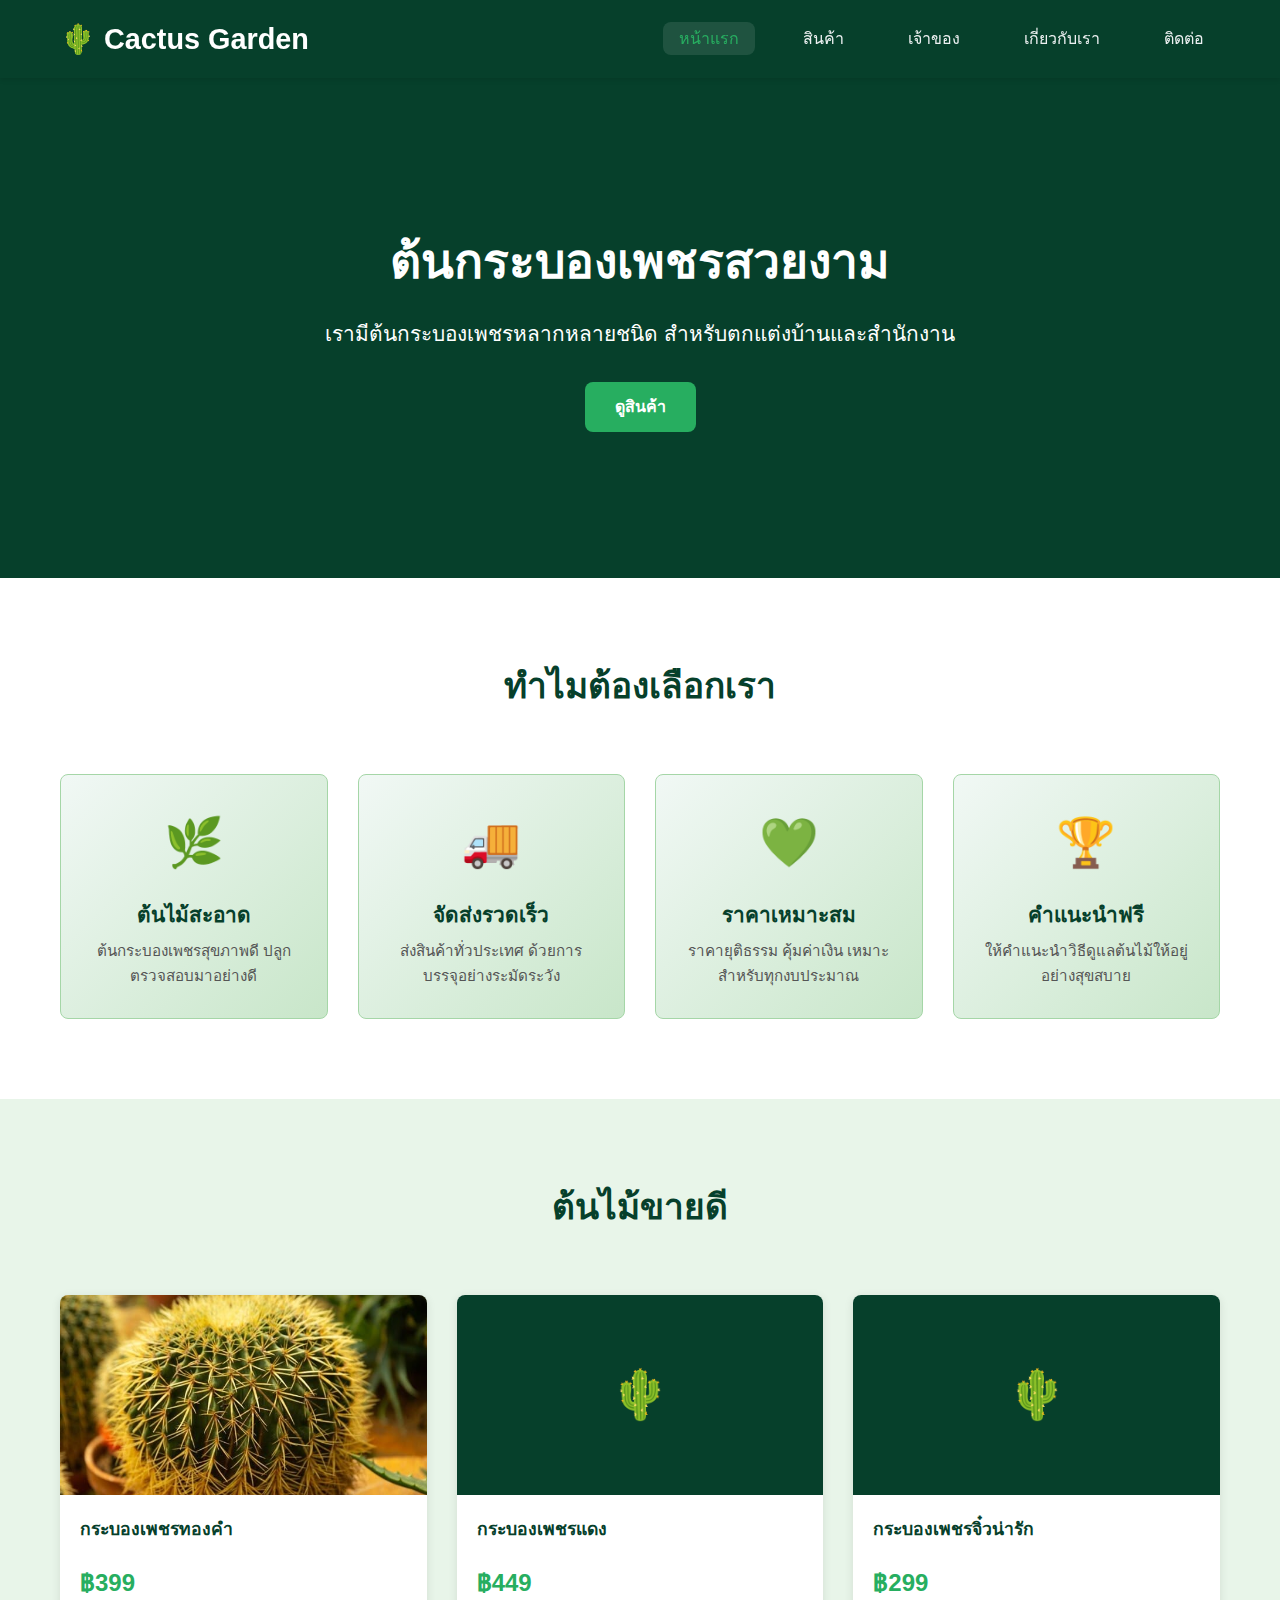
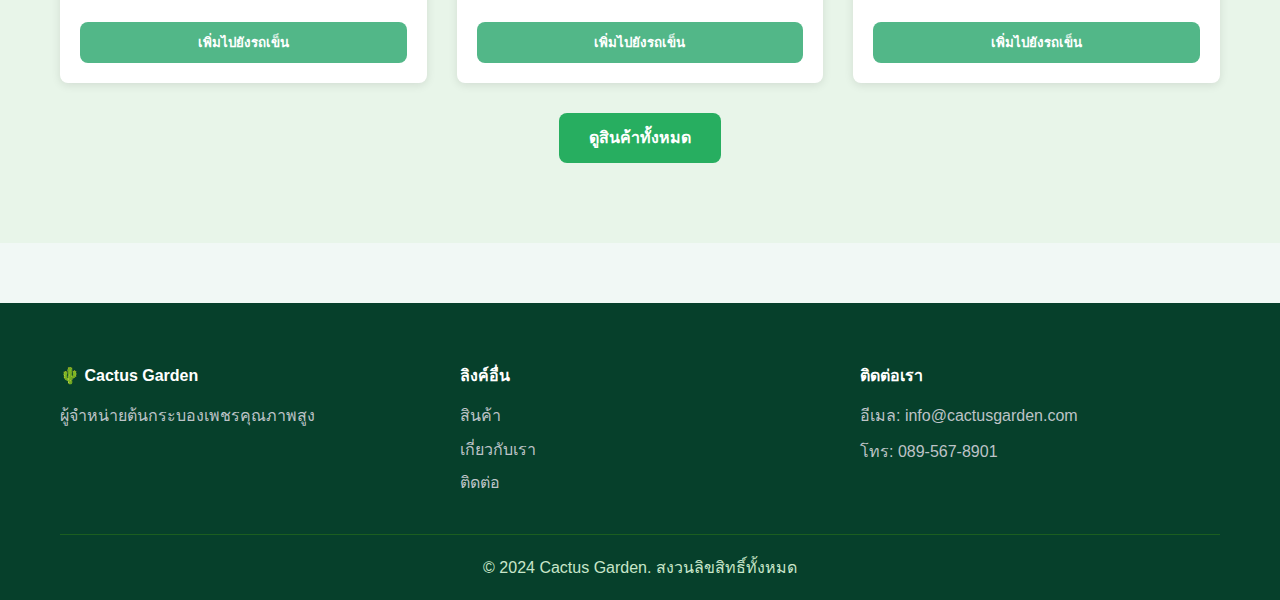
<file: index.html>
<!DOCTYPE html>
<html lang="th">
<head>
    <meta charset="UTF-8">
    <meta name="viewport" content="width=device-width, initial-scale=1.0">
    <title>Cactus Garden - ขายต้นกระบองเพชรออนไลน์</title>
    <link rel="stylesheet" href="styles.css">
</head>
<body>
    <nav class="navbar">
        <div class="container">
            <div class="logo">🌵 Cactus Garden</div>
            <ul class="nav-links">
                <li><a href="index.html" class="active">หน้าแรก</a></li>
                <li><a href="products.html">สินค้า</a></li>
                <li><a href="owner.html">เจ้าของ</a></li>
                <li><a href="about.html">เกี่ยวกับเรา</a></li>
                <li><a href="contact.html">ติดต่อ</a></li>
            </ul>
        </div>
    </nav>

    <header class="hero">
        <div class="hero-content">
            <h1>ต้นกระบองเพชรสวยงาม</h1>
            <p>เรามีต้นกระบองเพชรหลากหลายชนิด สำหรับตกแต่งบ้านและสำนักงาน</p>
            <a href="products.html" class="cta-button">ดูสินค้า</a>
        </div>
    </header>

    <section class="features">
        <div class="container">
            <h2>ทำไมต้องเลือกเรา</h2>
            <div class="features-grid">
                <div class="feature-card">
                    <div class="feature-icon">🌿</div>
                    <h3>ต้นไม้สะอาด</h3>
                    <p>ต้นกระบองเพชรสุขภาพดี ปลูกตรวจสอบมาอย่างดี</p>
                </div>
                <div class="feature-card">
                    <div class="feature-icon">🚚</div>
                    <h3>จัดส่งรวดเร็ว</h3>
                    <p>ส่งสินค้าทั่วประเทศ ด้วยการบรรจุอย่างระมัดระวัง</p>
                </div>
                <div class="feature-card">
                    <div class="feature-icon">💚</div>
                    <h3>ราคาเหมาะสม</h3>
                    <p>ราคายุติธรรม คุ้มค่าเงิน เหมาะสำหรับทุกงบประมาณ</p>
                </div>
                <div class="feature-card">
                    <div class="feature-icon">🏆</div>
                    <h3>คำแนะนำฟรี</h3>
                    <p>ให้คำแนะนำวิธีดูแลต้นไม้ให้อยู่อย่างสุขสบาย</p>
                </div>
            </div>
        </div>
    </section>

    <section class="bestsellers">
        <div class="container">
            <h2>ต้นไม้ขายดี</h2>
            <div class="products-preview">
                <div class="product-card">
                    <img src="golden-cactus.jpg" alt="กระบองเพชรทองคำ" class="product-image-real">
                    <h3>กระบองเพชรทองคำ</h3>
                    <p class="price">฿399</p>
                    <button class="add-cart-btn">เพิ่มไปยังรถเข็น</button>
                </div>
                <div class="product-card">
                    <div class="product-image">🌵</div>
                    <h3>กระบองเพชรแดง</h3>
                    <p class="price">฿449</p>
                    <button class="add-cart-btn">เพิ่มไปยังรถเข็น</button>
                </div>
                <div class="product-card">
                    <div class="product-image">🌵</div>
                    <h3>กระบองเพชรจิ๋วน่ารัก</h3>
                    <p class="price">฿299</p>
                    <button class="add-cart-btn">เพิ่มไปยังรถเข็น</button>
                </div>
            </div>
            <div style="text-align: center; margin-top: 30px;">
                <a href="products.html" class="cta-button">ดูสินค้าทั้งหมด</a>
            </div>
        </div>
    </section>

    <footer class="footer">
        <div class="container">
            <div class="footer-content">
                <div class="footer-section">
                    <h4>🌵 Cactus Garden</h4>
                    <p>ผู้จำหน่ายต้นกระบองเพชรคุณภาพสูง</p>
                </div>
                <div class="footer-section">
                    <h4>ลิงค์อื่น</h4>
                    <ul>
                        <li><a href="products.html">สินค้า</a></li>
                        <li><a href="about.html">เกี่ยวกับเรา</a></li>
                        <li><a href="contact.html">ติดต่อ</a></li>
                    </ul>
                </div>
                <div class="footer-section">
                    <h4>ติดต่อเรา</h4>
                    <p>อีเมล: info@cactusgarden.com</p>
                    <p>โทร: 089-567-8901</p>
                </div>
            </div>
            <div class="footer-bottom">
                <p>&copy; 2024 Cactus Garden. สงวนลิขสิทธิ์ทั้งหมด</p>
            </div>
        </div>
    </footer>
</body>
</html>
</file>
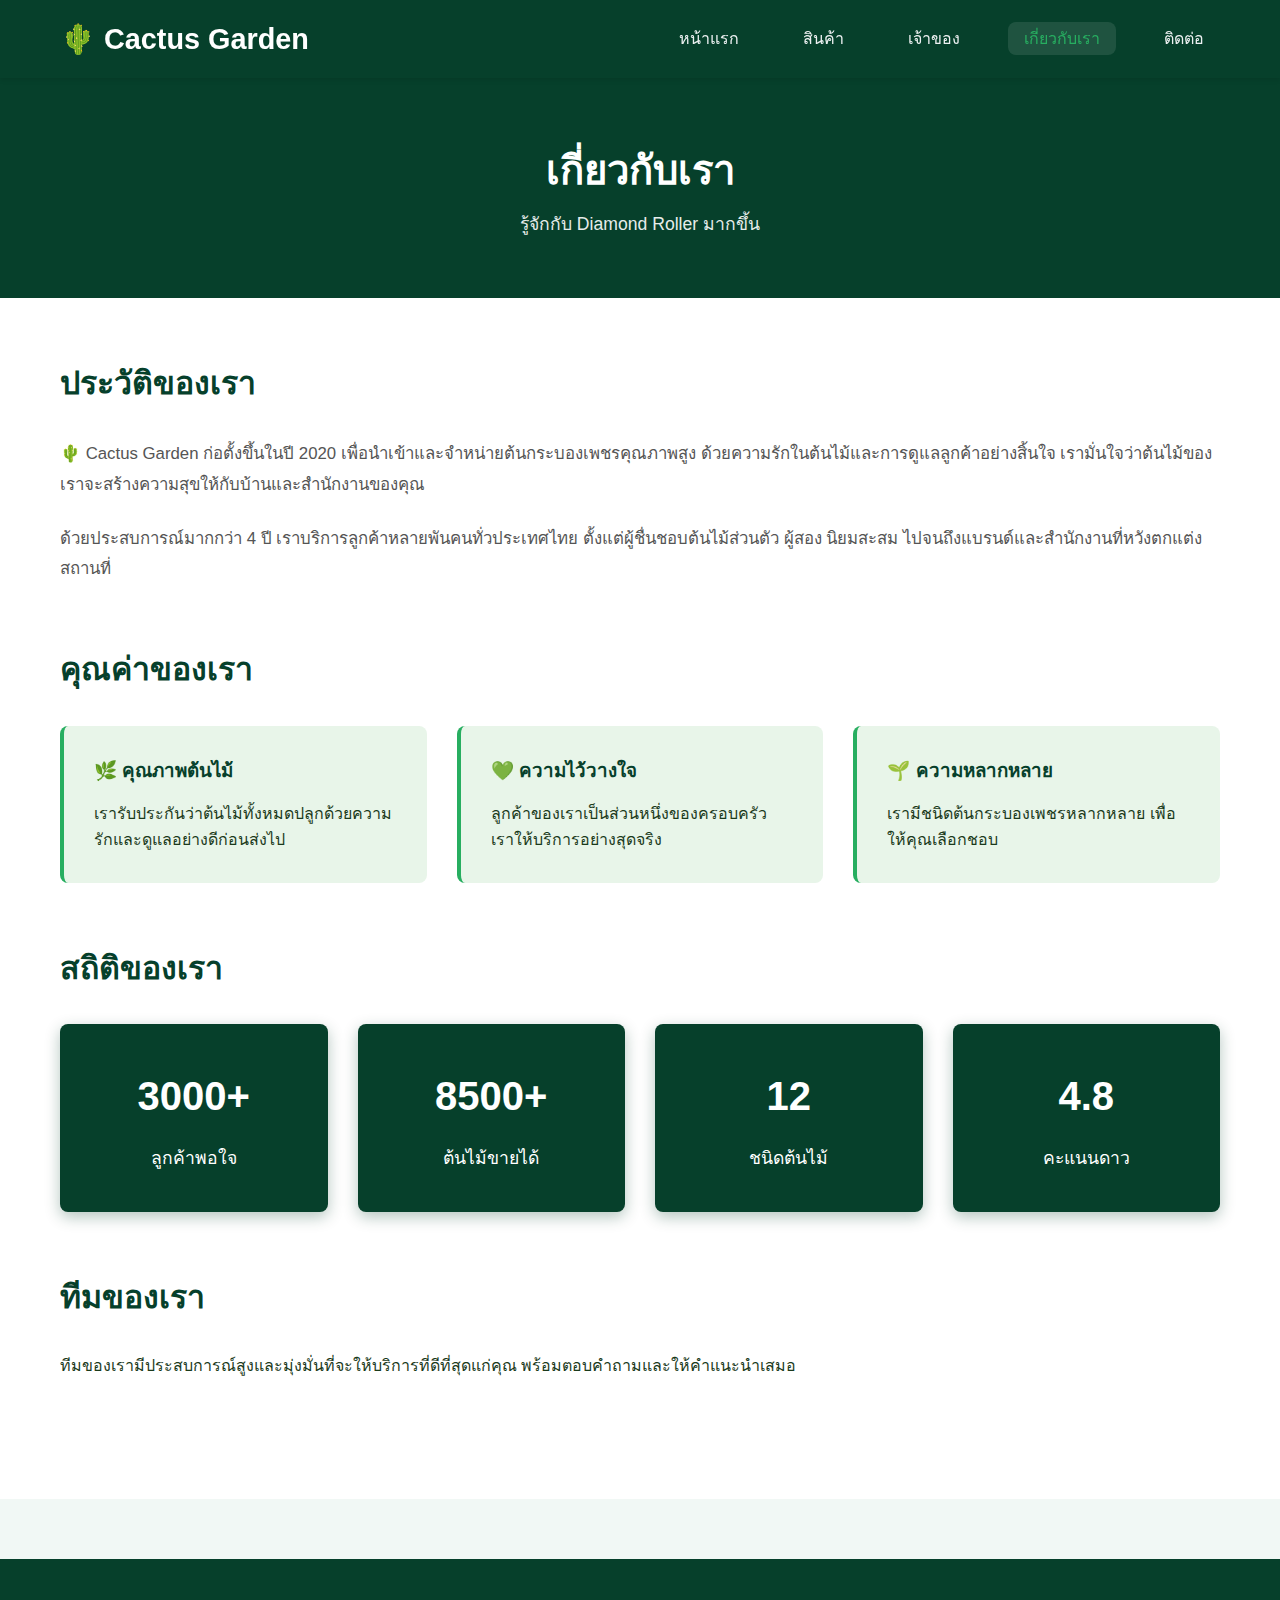
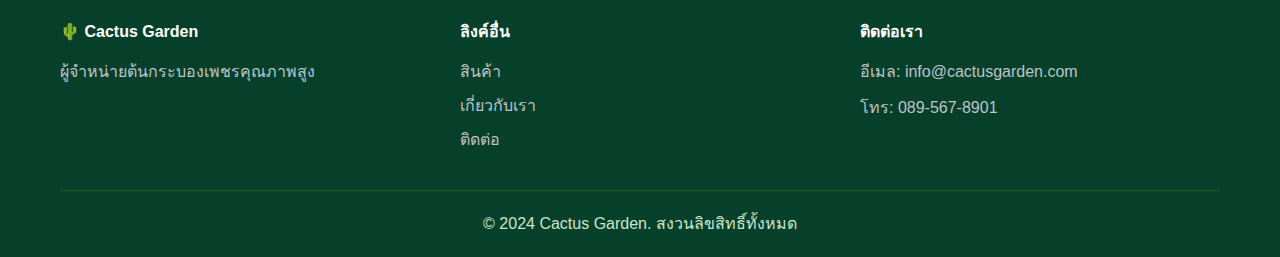
<file: about.html>
<!DOCTYPE html>
<html lang="th">
<head>
    <meta charset="UTF-8">
    <meta name="viewport" content="width=device-width, initial-scale=1.0">
    <title>เกี่ยวกับเรา - Cactus Garden</title>
    <link rel="stylesheet" href="styles.css">
</head>
<body>
    <nav class="navbar">
        <div class="container">
            <div class="logo">🌵 Cactus Garden</div>
            <ul class="nav-links">
                <li><a href="index.html">หน้าแรก</a></li>
                <li><a href="products.html">สินค้า</a></li>
                <li><a href="owner.html">เจ้าของ</a></li>
                <li><a href="about.html" class="active">เกี่ยวกับเรา</a></li>
                <li><a href="contact.html">ติดต่อ</a></li>
            </ul>
        </div>
    </nav>

    <section class="page-header">
        <h1>เกี่ยวกับเรา</h1>
        <p>รู้จักกับ Diamond Roller มากขึ้น</p>
    </section>

    <section class="about-section">
        <div class="container">
            <div class="about-content">
                <h2>ประวัติของเรา</h2>
                <p>🌵 Cactus Garden ก่อตั้งขึ้นในปี 2020 เพื่อนำเข้าและจำหน่ายต้นกระบองเพชรคุณภาพสูง ด้วยความรักในต้นไม้และการดูแลลูกค้าอย่างสิ้นใจ เรามั่นใจว่าต้นไม้ของเราจะสร้างความสุขให้กับบ้านและสำนักงานของคุณ</p>
                <p>ด้วยประสบการณ์มากกว่า 4 ปี เราบริการลูกค้าหลายพันคนทั่วประเทศไทย ตั้งแต่ผู้ชื่นชอบต้นไม้ส่วนตัว ผู้สอง นิยมสะสม ไปจนถึงแบรนด์และสำนักงานที่หวังตกแต่งสถานที่</p>
            </div>

            <div class="about-values">
                <h2>คุณค่าของเรา</h2>
                <div class="values-grid">
                    <div class="value-card">
                        <h3>🌿 คุณภาพต้นไม้</h3>
                        <p>เรารับประกันว่าต้นไม้ทั้งหมดปลูกด้วยความรักและดูแลอย่างดีก่อนส่งไป</p>
                    </div>
                    <div class="value-card">
                        <h3>💚 ความไว้วางใจ</h3>
                        <p>ลูกค้าของเราเป็นส่วนหนึ่งของครอบครัว เราให้บริการอย่างสุดจริง</p>
                    </div>
                    <div class="value-card">
                        <h3>🌱 ความหลากหลาย</h3>
                        <p>เรามีชนิดต้นกระบองเพชรหลากหลาย เพื่อให้คุณเลือกชอบ</p>
                    </div>
                </div>
            </div>

            <div class="about-stats">
                <h2>สถิติของเรา</h2>
                <div class="stats-grid">
                    <div class="stat-card">
                        <div class="stat-number">3000+</div>
                        <p>ลูกค้าพอใจ</p>
                    </div>
                    <div class="stat-card">
                        <div class="stat-number">8500+</div>
                        <p>ต้นไม้ขายได้</p>
                    </div>
                    <div class="stat-card">
                        <div class="stat-number">12</div>
                        <p>ชนิดต้นไม้</p>
                    </div>
                    <div class="stat-card">
                        <div class="stat-number">4.8</div>
                        <p>คะแนนดาว</p>
                    </div>
                </div>
            </div>

            <div class="about-team">
                <h2>ทีมของเรา</h2>
                <p>ทีมของเรามีประสบการณ์สูงและมุ่งมั่นที่จะให้บริการที่ดีที่สุดแก่คุณ พร้อมตอบคำถามและให้คำแนะนำเสมอ</p>
            </div>
        </div>
    </section>

    <footer class="footer">
        <div class="container">
            <div class="footer-content">
                <div class="footer-section">
                    <h4>🌵 Cactus Garden</h4>
                    <p>ผู้จำหน่ายต้นกระบองเพชรคุณภาพสูง</p>
                </div>
                <div class="footer-section">
                    <h4>ลิงค์อื่น</h4>
                    <ul>
                        <li><a href="products.html">สินค้า</a></li>
                        <li><a href="about.html">เกี่ยวกับเรา</a></li>
                        <li><a href="contact.html">ติดต่อ</a></li>
                    </ul>
                </div>
                <div class="footer-section">
                    <h4>ติดต่อเรา</h4>
                    <p>อีเมล: info@cactusgarden.com</p>
                    <p>โทร: 089-567-8901</p>
                </div>
            </div>
            <div class="footer-bottom">
                <p>&copy; 2024 Cactus Garden. สงวนลิขสิทธิ์ทั้งหมด</p>
            </div>
        </div>
    </footer>
</body>
</html>
</file>
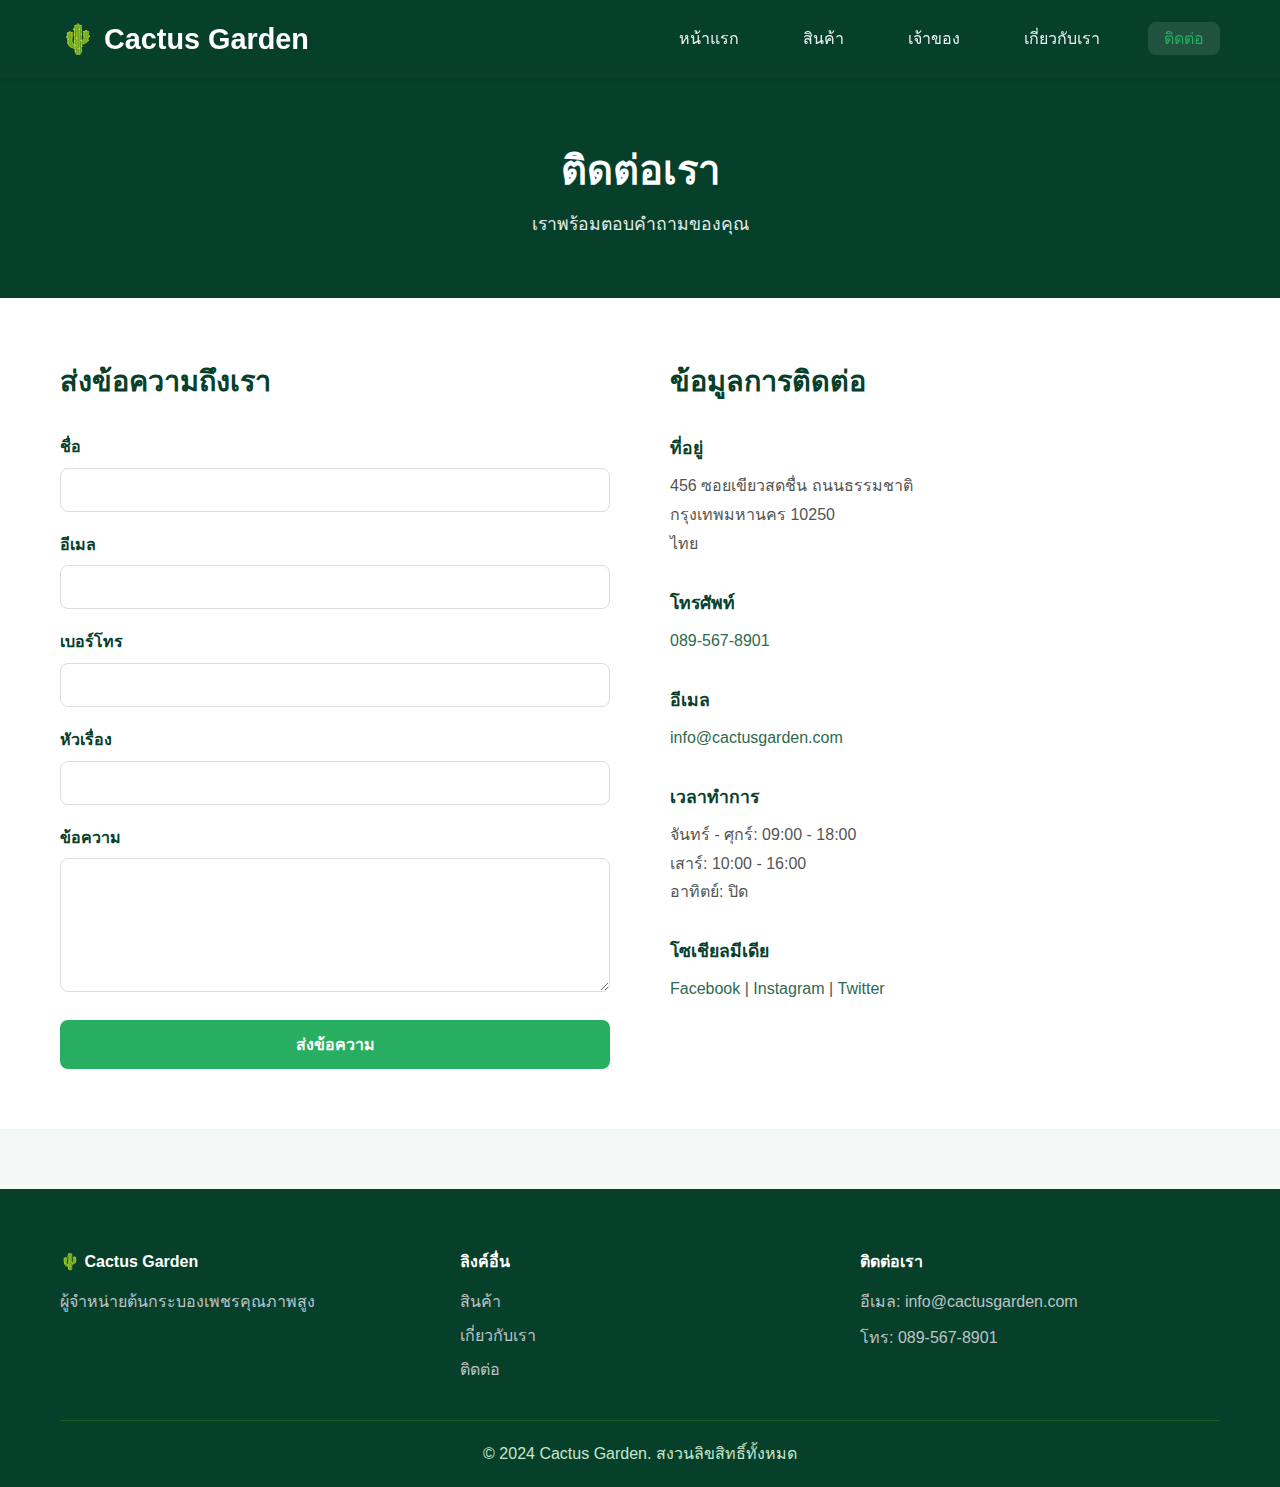
<file: contact.html>
<!DOCTYPE html>
<html lang="th">
<head>
    <meta charset="UTF-8">
    <meta name="viewport" content="width=device-width, initial-scale=1.0">
    <title>ติดต่อเรา - Cactus Garden</title>
    <link rel="stylesheet" href="styles.css">
</head>
<body>
    <nav class="navbar">
        <div class="container">
            <div class="logo">🌵 Cactus Garden</div>
            <ul class="nav-links">
                <li><a href="index.html">หน้าแรก</a></li>
                <li><a href="products.html">สินค้า</a></li>
                <li><a href="owner.html">เจ้าของ</a></li>
                <li><a href="about.html">เกี่ยวกับเรา</a></li>
                <li><a href="contact.html" class="active">ติดต่อ</a></li>
            </ul>
        </div>
    </nav>

    <section class="page-header">
        <h1>ติดต่อเรา</h1>
        <p>เราพร้อมตอบคำถามของคุณ</p>
    </section>

    <section class="contact-section">
        <div class="container">
            <div class="contact-content">
                <div class="contact-form-wrapper">
                    <h2>ส่งข้อความถึงเรา</h2>
                    <form class="contact-form" action="#" method="POST">
                        <div class="form-group">
                            <label for="name">ชื่อ</label>
                            <input type="text" id="name" name="name" required>
                        </div>

                        <div class="form-group">
                            <label for="email">อีเมล</label>
                            <input type="email" id="email" name="email" required>
                        </div>

                        <div class="form-group">
                            <label for="phone">เบอร์โทร</label>
                            <input type="tel" id="phone" name="phone">
                        </div>

                        <div class="form-group">
                            <label for="subject">หัวเรื่อง</label>
                            <input type="text" id="subject" name="subject" required>
                        </div>

                        <div class="form-group">
                            <label for="message">ข้อความ</label>
                            <textarea id="message" name="message" rows="6" required></textarea>
                        </div>

                        <button type="submit" class="submit-btn">ส่งข้อความ</button>
                    </form>
                </div>

                <div class="contact-info">
                    <h2>ข้อมูลการติดต่อ</h2>
                    <div class="info-item">
                        <h3>ที่อยู่</h3>
                        <p>456 ซอยเขียวสดชื่น ถนนธรรมชาติ<br>กรุงเทพมหานคร 10250<br>ไทย</p>
                    </div>

                    <div class="info-item">
                        <h3>โทรศัพท์</h3>
                        <p><a href="tel:0895678901">089-567-8901</a></p>
                    </div>

                    <div class="info-item">
                        <h3>อีเมล</h3>
                        <p><a href="mailto:info@cactusgarden.com">info@cactusgarden.com</a></p>
                    </div>

                    <div class="info-item">
                        <h3>เวลาทำการ</h3>
                        <p>จันทร์ - ศุกร์: 09:00 - 18:00<br>เสาร์: 10:00 - 16:00<br>อาทิตย์: ปิด</p>
                    </div>

                    <div class="info-item">
                        <h3>โซเชียลมีเดีย</h3>
                        <p>
                            <a href="https://facebook.com" target="_blank">Facebook</a> |
                            <a href="https://instagram.com" target="_blank">Instagram</a> |
                            <a href="https://twitter.com" target="_blank">Twitter</a>
                        </p>
                    </div>
                </div>
            </div>
        </div>
    </section>

    <footer class="footer">
        <div class="container">
            <div class="footer-content">
                <div class="footer-section">
                    <h4>🌵 Cactus Garden</h4>
                    <p>ผู้จำหน่ายต้นกระบองเพชรคุณภาพสูง</p>
                </div>
                <div class="footer-section">
                    <h4>ลิงค์อื่น</h4>
                    <ul>
                        <li><a href="products.html">สินค้า</a></li>
                        <li><a href="about.html">เกี่ยวกับเรา</a></li>
                        <li><a href="contact.html">ติดต่อ</a></li>
                    </ul>
                </div>
                <div class="footer-section">
                    <h4>ติดต่อเรา</h4>
                    <p>อีเมล: info@cactusgarden.com</p>
                    <p>โทร: 089-567-8901</p>
                </div>
            </div>
            <div class="footer-bottom">
                <p>&copy; 2024 Cactus Garden. สงวนลิขสิทธิ์ทั้งหมด</p>
            </div>
        </div>
    </footer>
</body>
</html>
</file>
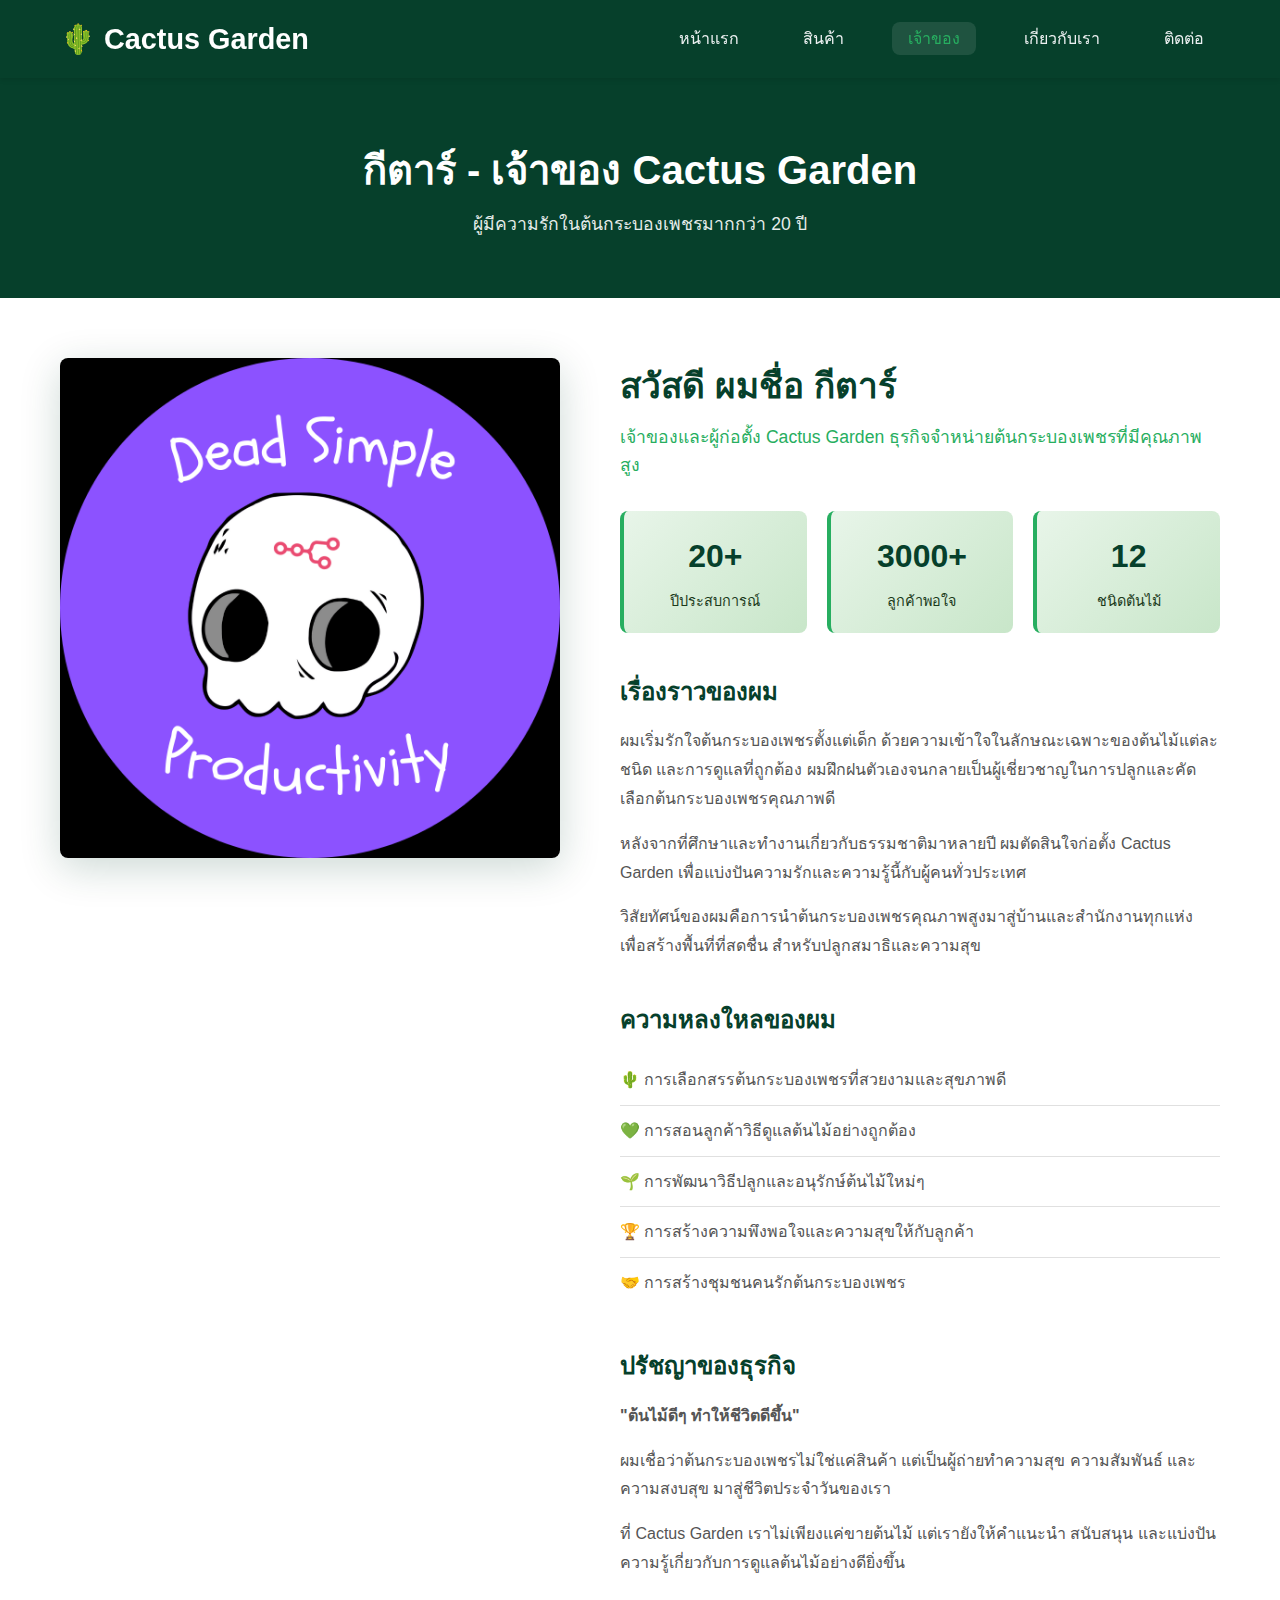
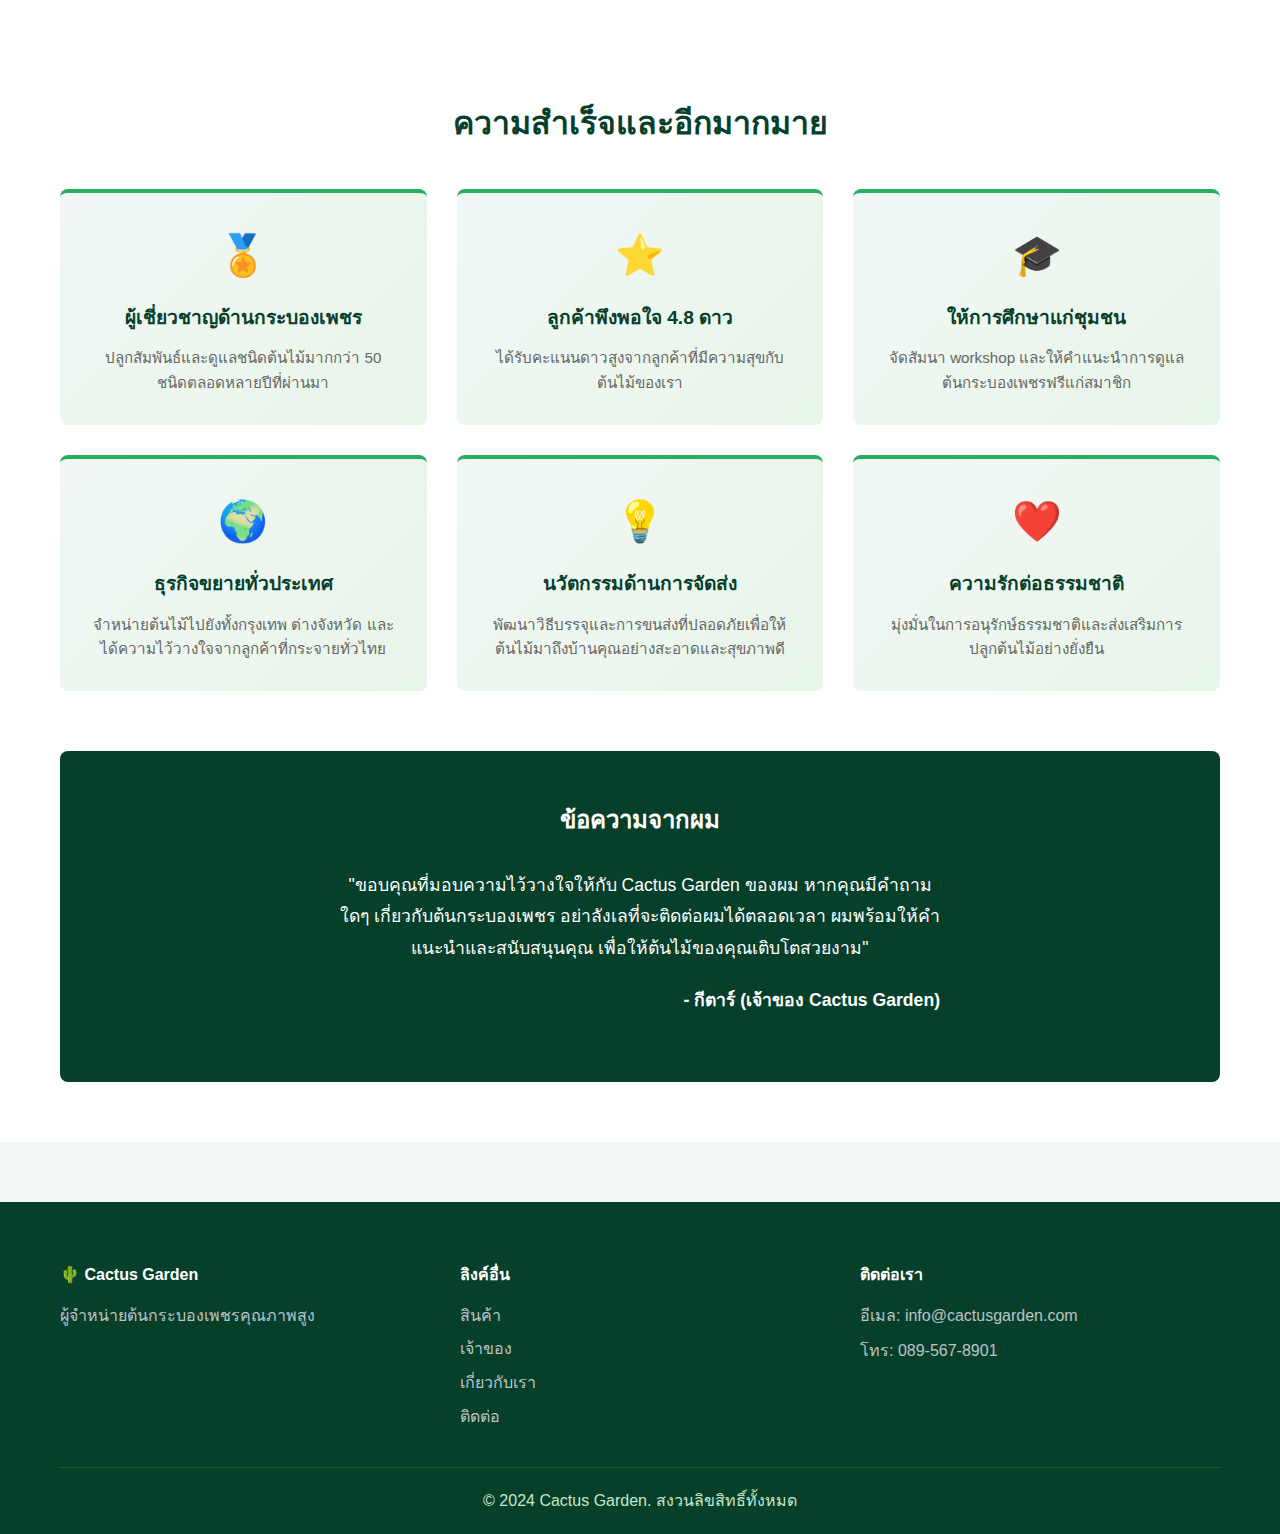
<file: owner.html>
<!DOCTYPE html>
<html lang="th">
<head>
    <meta charset="UTF-8">
    <meta name="viewport" content="width=device-width, initial-scale=1.0">
    <title>เจ้าของธุรกิจ - Cactus Garden</title>
    <link rel="stylesheet" href="styles.css">
</head>
<body>
    <nav class="navbar">
        <div class="container">
            <div class="logo">🌵 Cactus Garden</div>
            <ul class="nav-links">
                <li><a href="index.html">หน้าแรก</a></li>
                <li><a href="products.html">สินค้า</a></li>
                <li><a href="owner.html" class="active">เจ้าของ</a></li>
                <li><a href="about.html">เกี่ยวกับเรา</a></li>
                <li><a href="contact.html">ติดต่อ</a></li>
            </ul>
        </div>
    </nav>

    <section class="page-header">
        <h1>กีตาร์ - เจ้าของ Cactus Garden</h1>
        <p>ผู้มีความรักในต้นกระบองเพชรมากกว่า 20 ปี</p>
    </section>

    <section class="owner-section">
        <div class="container">
            <div class="owner-content">
                <div class="owner-image">
                    <img src="DSP Logo Purple.png" alt="กีตาร์ - เจ้าของ Cactus Garden" class="owner-photo">
                </div>

                <div class="owner-info">
                    <h2>สวัสดี ผมชื่อ กีตาร์</h2>
                    <p class="intro-text">เจ้าของและผู้ก่อตั้ง Cactus Garden ธุรกิจจำหน่ายต้นกระบองเพชรที่มีคุณภาพสูง</p>

                    <div class="experience-box">
                        <div class="experience-item">
                            <div class="experience-number">20+</div>
                            <div class="experience-label">ปีประสบการณ์</div>
                        </div>
                        <div class="experience-item">
                            <div class="experience-number">3000+</div>
                            <div class="experience-label">ลูกค้าพอใจ</div>
                        </div>
                        <div class="experience-item">
                            <div class="experience-number">12</div>
                            <div class="experience-label">ชนิดต้นไม้</div>
                        </div>
                    </div>

                    <div class="story-section">
                        <h3>เรื่องราวของผม</h3>
                        <p>ผมเริ่มรักใจต้นกระบองเพชรตั้งแต่เด็ก ด้วยความเข้าใจในลักษณะเฉพาะของต้นไม้แต่ละชนิด และการดูแลที่ถูกต้อง ผมฝึกฝนตัวเองจนกลายเป็นผู้เชี่ยวชาญในการปลูกและคัดเลือกต้นกระบองเพชรคุณภาพดี</p>

                        <p>หลังจากที่ศึกษาและทำงานเกี่ยวกับธรรมชาติมาหลายปี ผมตัดสินใจก่อตั้ง Cactus Garden เพื่อแบ่งปันความรักและความรู้นี้กับผู้คนทั่วประเทศ</p>

                        <p>วิสัยทัศน์ของผมคือการนำต้นกระบองเพชรคุณภาพสูงมาสู่บ้านและสำนักงานทุกแห่ง เพื่อสร้างพื้นที่ที่สดชื่น สำหรับปลูกสมาธิและความสุข</p>
                    </div>

                    <div class="passion-section">
                        <h3>ความหลงใหลของผม</h3>
                        <ul class="passion-list">
                            <li>🌵 การเลือกสรรต้นกระบองเพชรที่สวยงามและสุขภาพดี</li>
                            <li>💚 การสอนลูกค้าวิธีดูแลต้นไม้อย่างถูกต้อง</li>
                            <li>🌱 การพัฒนาวิธีปลูกและอนุรักษ์ต้นไม้ใหม่ๆ</li>
                            <li>🏆 การสร้างความพึงพอใจและความสุขให้กับลูกค้า</li>
                            <li>🤝 การสร้างชุมชนคนรักต้นกระบองเพชร</li>
                        </ul>
                    </div>

                    <div class="philosophy-section">
                        <h3>ปรัชญาของธุรกิจ</h3>
                        <p><strong>"ต้นไม้ดีๆ ทำให้ชีวิตดีขึ้น"</strong></p>
                        <p>ผมเชื่อว่าต้นกระบองเพชรไม่ใช่แค่สินค้า แต่เป็นผู้ถ่ายทำความสุข ความสัมพันธ์ และความสงบสุข มาสู่ชีวิตประจำวันของเรา</p>
                        <p>ที่ Cactus Garden เราไม่เพียงแค่ขายต้นไม้ แต่เรายังให้คำแนะนำ สนับสนุน และแบ่งปันความรู้เกี่ยวกับการดูแลต้นไม้อย่างดียิ่งขึ้น</p>
                    </div>
                </div>
            </div>

            <div class="achievements-section">
                <h2>ความสำเร็จและอีกมากมาย</h2>
                <div class="achievements-grid">
                    <div class="achievement-card">
                        <div class="achievement-icon">🏅</div>
                        <h4>ผู้เชี่ยวชาญด้านกระบองเพชร</h4>
                        <p>ปลูกสัมพันธ์และดูแลชนิดต้นไม้มากกว่า 50 ชนิดตลอดหลายปีที่ผ่านมา</p>
                    </div>

                    <div class="achievement-card">
                        <div class="achievement-icon">⭐</div>
                        <h4>ลูกค้าพึงพอใจ 4.8 ดาว</h4>
                        <p>ได้รับคะแนนดาวสูงจากลูกค้าที่มีความสุขกับต้นไม้ของเรา</p>
                    </div>

                    <div class="achievement-card">
                        <div class="achievement-icon">🎓</div>
                        <h4>ให้การศึกษาแก่ชุมชน</h4>
                        <p>จัดสัมนา workshop และให้คำแนะนำการดูแลต้นกระบองเพชรฟรีแก่สมาชิก</p>
                    </div>

                    <div class="achievement-card">
                        <div class="achievement-icon">🌍</div>
                        <h4>ธุรกิจขยายทั่วประเทศ</h4>
                        <p>จำหน่ายต้นไม้ไปยังทั้งกรุงเทพ ต่างจังหวัด และได้ความไว้วางใจจากลูกค้าที่กระจายทั่วไทย</p>
                    </div>

                    <div class="achievement-card">
                        <div class="achievement-icon">💡</div>
                        <h4>นวัตกรรมด้านการจัดส่ง</h4>
                        <p>พัฒนาวิธีบรรจุและการขนส่งที่ปลอดภัยเพื่อให้ต้นไม้มาถึงบ้านคุณอย่างสะอาดและสุขภาพดี</p>
                    </div>

                    <div class="achievement-card">
                        <div class="achievement-icon">❤️</div>
                        <h4>ความรักต่อธรรมชาติ</h4>
                        <p>มุ่งมั่นในการอนุรักษ์ธรรมชาติและส่งเสริมการปลูกต้นไม้อย่างยั่งยืน</p>
                    </div>
                </div>
            </div>

            <div class="message-section">
                <h2>ข้อความจากผม</h2>
                <div class="message-box">
                    <p>"ขอบคุณที่มอบความไว้วางใจให้กับ Cactus Garden ของผม หากคุณมีคำถามใดๆ เกี่ยวกับต้นกระบองเพชร อย่าลังเลที่จะติดต่อผมได้ตลอดเวลา ผมพร้อมให้คำแนะนำและสนับสนุนคุณ เพื่อให้ต้นไม้ของคุณเติบโตสวยงาม"</p>
                    <p style="text-align: right; margin-top: 20px; font-weight: bold;">- กีตาร์ (เจ้าของ Cactus Garden)</p>
                </div>
            </div>
        </div>
    </section>

    <footer class="footer">
        <div class="container">
            <div class="footer-content">
                <div class="footer-section">
                    <h4>🌵 Cactus Garden</h4>
                    <p>ผู้จำหน่ายต้นกระบองเพชรคุณภาพสูง</p>
                </div>
                <div class="footer-section">
                    <h4>ลิงค์อื่น</h4>
                    <ul>
                        <li><a href="products.html">สินค้า</a></li>
                        <li><a href="owner.html">เจ้าของ</a></li>
                        <li><a href="about.html">เกี่ยวกับเรา</a></li>
                        <li><a href="contact.html">ติดต่อ</a></li>
                    </ul>
                </div>
                <div class="footer-section">
                    <h4>ติดต่อเรา</h4>
                    <p>อีเมล: info@cactusgarden.com</p>
                    <p>โทร: 089-567-8901</p>
                </div>
            </div>
            <div class="footer-bottom">
                <p>&copy; 2024 Cactus Garden. สงวนลิขสิทธิ์ทั้งหมด</p>
            </div>
        </div>
    </footer>
</body>
</html>
</file>
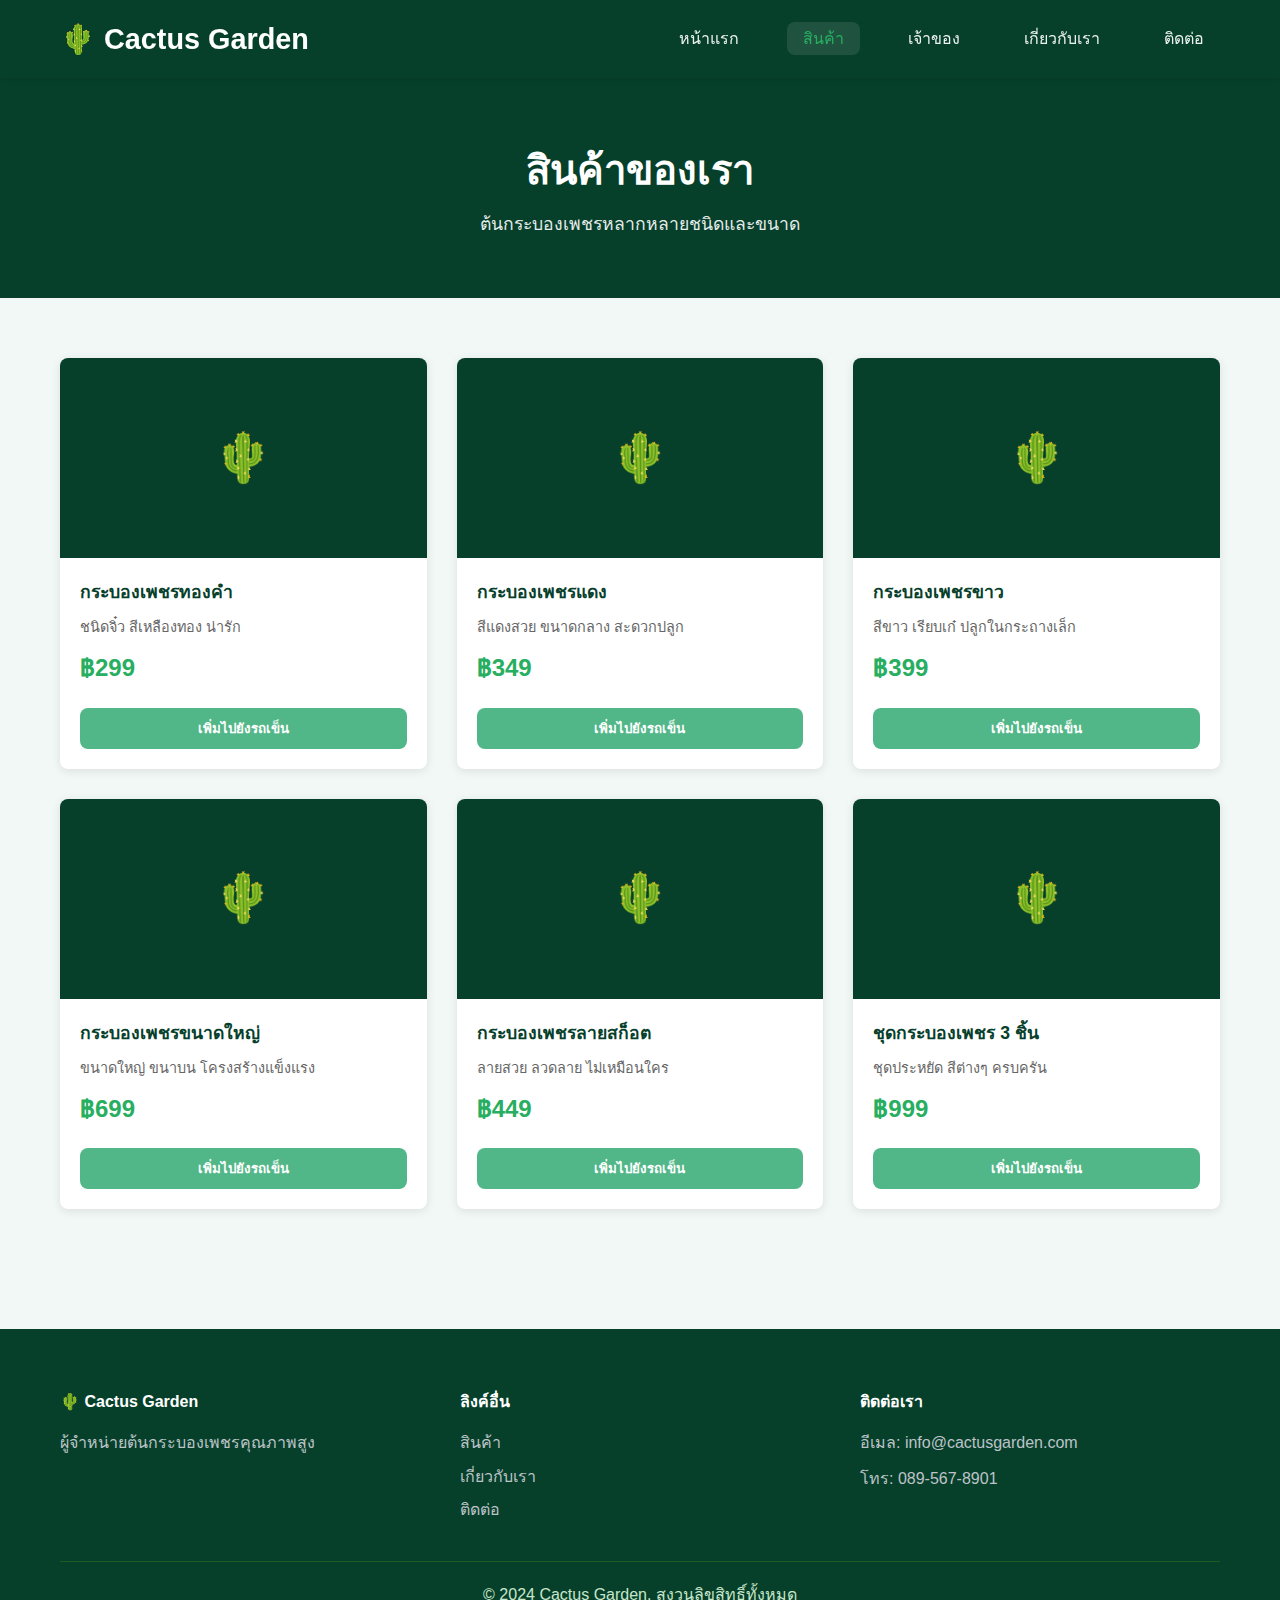
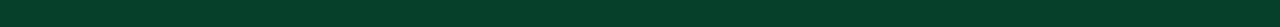
<file: products.html>
<!DOCTYPE html>
<html lang="th">
<head>
    <meta charset="UTF-8">
    <meta name="viewport" content="width=device-width, initial-scale=1.0">
    <title>สินค้า - Cactus Garden</title>
    <link rel="stylesheet" href="styles.css">
</head>
<body>
    <nav class="navbar">
        <div class="container">
            <div class="logo">🌵 Cactus Garden</div>
            <ul class="nav-links">
                <li><a href="index.html">หน้าแรก</a></li>
                <li><a href="products.html" class="active">สินค้า</a></li>
                <li><a href="owner.html">เจ้าของ</a></li>
                <li><a href="about.html">เกี่ยวกับเรา</a></li>
                <li><a href="contact.html">ติดต่อ</a></li>
            </ul>
        </div>
    </nav>

    <section class="page-header">
        <h1>สินค้าของเรา</h1>
        <p>ต้นกระบองเพชรหลากหลายชนิดและขนาด</p>
    </section>

    <section class="products-section">
        <div class="container">
            <div class="products-grid">
                <div class="product-card">
                    <div class="product-image">🌵</div>
                    <h3>กระบองเพชรทองคำ</h3>
                    <p class="product-desc">ชนิดจิ๋ว สีเหลืองทอง น่ารัก</p>
                    <p class="price">฿299</p>
                    <button class="add-cart-btn">เพิ่มไปยังรถเข็น</button>
                </div>

                <div class="product-card">
                    <div class="product-image">🌵</div>
                    <h3>กระบองเพชรแดง</h3>
                    <p class="product-desc">สีแดงสวย ขนาดกลาง สะดวกปลูก</p>
                    <p class="price">฿349</p>
                    <button class="add-cart-btn">เพิ่มไปยังรถเข็น</button>
                </div>

                <div class="product-card">
                    <div class="product-image">🌵</div>
                    <h3>กระบองเพชรขาว</h3>
                    <p class="product-desc">สีขาว เรียบเก๋ ปลูกในกระถางเล็ก</p>
                    <p class="price">฿399</p>
                    <button class="add-cart-btn">เพิ่มไปยังรถเข็น</button>
                </div>

                <div class="product-card">
                    <div class="product-image">🌵</div>
                    <h3>กระบองเพชรขนาดใหญ่</h3>
                    <p class="product-desc">ขนาดใหญ่ ขนาบน โครงสร้างแข็งแรง</p>
                    <p class="price">฿699</p>
                    <button class="add-cart-btn">เพิ่มไปยังรถเข็น</button>
                </div>

                <div class="product-card">
                    <div class="product-image">🌵</div>
                    <h3>กระบองเพชรลายสก็อต</h3>
                    <p class="product-desc">ลายสวย ลวดลาย ไม่เหมือนใคร</p>
                    <p class="price">฿449</p>
                    <button class="add-cart-btn">เพิ่มไปยังรถเข็น</button>
                </div>

                <div class="product-card">
                    <div class="product-image">🌵</div>
                    <h3>ชุดกระบองเพชร 3 ชิ้น</h3>
                    <p class="product-desc">ชุดประหยัด สีต่างๆ ครบครัน</p>
                    <p class="price">฿999</p>
                    <button class="add-cart-btn">เพิ่มไปยังรถเข็น</button>
                </div>
            </div>
        </div>
    </section>

    <footer class="footer">
        <div class="container">
            <div class="footer-content">
                <div class="footer-section">
                    <h4>🌵 Cactus Garden</h4>
                    <p>ผู้จำหน่ายต้นกระบองเพชรคุณภาพสูง</p>
                </div>
                <div class="footer-section">
                    <h4>ลิงค์อื่น</h4>
                    <ul>
                        <li><a href="products.html">สินค้า</a></li>
                        <li><a href="about.html">เกี่ยวกับเรา</a></li>
                        <li><a href="contact.html">ติดต่อ</a></li>
                    </ul>
                </div>
                <div class="footer-section">
                    <h4>ติดต่อเรา</h4>
                    <p>อีเมล: info@cactusgarden.com</p>
                    <p>โทร: 089-567-8901</p>
                </div>
            </div>
            <div class="footer-bottom">
                <p>&copy; 2024 Cactus Garden. สงวนลิขสิทธิ์ทั้งหมด</p>
            </div>
        </div>
    </footer>
</body>
</html>
</file>
<file: styles.css>
* {
    margin: 0;
    padding: 0;
    box-sizing: border-box;
}

:root {
    --primary-color: #06402B;
    --secondary-color: #27ae60;
    --accent-color: #52b788;
    --light-bg: #e8f5e9;
    --text-color: #1b3a1b;
    --border-radius: 8px;
}

body {
    font-family: 'Segoe UI', Tahoma, Geneva, Verdana, sans-serif;
    color: var(--text-color);
    line-height: 1.6;
    background-color: #f1f8f5;
}

.container {
    max-width: 1200px;
    margin: 0 auto;
    padding: 0 20px;
}

/* Navbar */
.navbar {
    background-color: var(--primary-color);
    padding: 1rem 0;
    position: sticky;
    top: 0;
    box-shadow: 0 2px 5px rgba(0, 0, 0, 0.1);
    z-index: 100;
}

.navbar .container {
    display: flex;
    justify-content: space-between;
    align-items: center;
}

.logo {
    font-size: 1.8rem;
    font-weight: bold;
    color: white;
    text-decoration: none;
}

.nav-links {
    display: flex;
    list-style: none;
    gap: 2rem;
}

.nav-links a {
    color: #ecf0f1;
    text-decoration: none;
    transition: color 0.3s ease;
    padding: 0.5rem 1rem;
    border-radius: var(--border-radius);
}

.nav-links a:hover,
.nav-links a.active {
    color: var(--secondary-color);
    background-color: rgba(255, 255, 255, 0.1);
}

/* Hero Section */
.hero {
    background-color: #06402B;
    color: white;
    padding: 100px 20px;
    text-align: center;
    min-height: 500px;
    display: flex;
    align-items: center;
    justify-content: center;
}

.hero-content h1 {
    font-size: 3rem;
    margin-bottom: 1rem;
    animation: slideDown 0.6s ease;
}

.hero-content p {
    font-size: 1.3rem;
    margin-bottom: 2rem;
    animation: slideDown 0.8s ease;
}

@keyframes slideDown {
    from {
        opacity: 0;
        transform: translateY(-20px);
    }
    to {
        opacity: 1;
        transform: translateY(0);
    }
}

/* CTA Button */
.cta-button {
    display: inline-block;
    background-color: var(--secondary-color);
    color: white;
    padding: 12px 30px;
    border-radius: var(--border-radius);
    text-decoration: none;
    font-weight: bold;
    transition: all 0.3s ease;
    border: none;
    cursor: pointer;
    font-size: 1rem;
}

.cta-button:hover {
    background-color: #c0392b;
    transform: translateY(-3px);
    box-shadow: 0 5px 15px rgba(231, 76, 60, 0.3);
}

/* Page Header */
.page-header {
    background-color: var(--primary-color);
    color: white;
    padding: 60px 20px;
    text-align: center;
}

.page-header h1 {
    font-size: 2.5rem;
    margin-bottom: 0.5rem;
}

.page-header p {
    font-size: 1.1rem;
    opacity: 0.9;
}

/* Features Section */
.features {
    padding: 80px 20px;
    background-color: white;
}

.features h2 {
    text-align: center;
    font-size: 2.2rem;
    margin-bottom: 60px;
    color: var(--primary-color);
}

.features-grid {
    display: grid;
    grid-template-columns: repeat(auto-fit, minmax(250px, 1fr));
    gap: 30px;
}

.feature-card {
    background: linear-gradient(135deg, #f1f8f5 0%, #c8e6c9 100%);
    padding: 30px;
    border-radius: var(--border-radius);
    text-align: center;
    transition: transform 0.3s ease, box-shadow 0.3s ease;
    border: 1px solid #a5d6a7;
}

.feature-card:hover {
    transform: translateY(-10px);
    box-shadow: 0 10px 30px rgba(0, 0, 0, 0.15);
}

.feature-icon {
    font-size: 3rem;
    margin-bottom: 1rem;
}

.feature-card h3 {
    font-size: 1.3rem;
    margin-bottom: 0.5rem;
    color: var(--primary-color);
}

.feature-card p {
    font-size: 0.95rem;
    color: #555;
}

/* Bestsellers Section */
.bestsellers {
    padding: 80px 20px;
    background-color: var(--light-bg);
}

.bestsellers h2 {
    text-align: center;
    font-size: 2.2rem;
    margin-bottom: 60px;
    color: var(--primary-color);
}

.products-preview {
    display: grid;
    grid-template-columns: repeat(auto-fit, minmax(280px, 1fr));
    gap: 30px;
}

/* Products Section */
.products-section {
    padding: 60px 20px;
}

.products-grid {
    display: grid;
    grid-template-columns: repeat(auto-fill, minmax(280px, 1fr));
    gap: 30px;
}

/* Product Card */
.product-card {
    background: white;
    border-radius: var(--border-radius);
    overflow: hidden;
    box-shadow: 0 2px 10px rgba(0, 0, 0, 0.1);
    transition: transform 0.3s ease, box-shadow 0.3s ease;
    display: flex;
    flex-direction: column;
}

.product-card:hover {
    transform: translateY(-8px);
    box-shadow: 0 10px 25px rgba(0, 0, 0, 0.15);
}

.product-image {
    background-color: #06402B;
    padding: 40px;
    text-align: center;
    font-size: 3rem;
    min-height: 200px;
    display: flex;
    align-items: center;
    justify-content: center;
}

.product-image-real {
    width: 100%;
    height: 200px;
    object-fit: cover;
    display: block;
}

.product-card h3 {
    padding: 20px 20px 10px;
    color: var(--primary-color);
    font-size: 1.1rem;
}

.product-desc {
    padding: 0 20px;
    color: #666;
    font-size: 0.9rem;
}

.product-card .price {
    padding: 10px 20px;
    font-size: 1.5rem;
    color: var(--secondary-color);
    font-weight: bold;
}

.add-cart-btn {
    margin: 10px 20px 20px;
    padding: 10px 20px;
    background-color: var(--accent-color);
    color: white;
    border: none;
    border-radius: var(--border-radius);
    cursor: pointer;
    font-weight: bold;
    transition: all 0.3s ease;
}

.add-cart-btn:hover {
    background-color: #2980b9;
    transform: scale(1.05);
}

/* About Section */
.about-section {
    padding: 60px 20px;
    background-color: white;
}

.about-content,
.about-values,
.about-stats,
.about-team {
    margin-bottom: 60px;
}

.about-section h2 {
    font-size: 2rem;
    margin-bottom: 30px;
    color: var(--primary-color);
}

.about-content p {
    font-size: 1.05rem;
    color: #555;
    margin-bottom: 1.5rem;
    line-height: 1.8;
}

.values-grid {
    display: grid;
    grid-template-columns: repeat(auto-fit, minmax(250px, 1fr));
    gap: 30px;
}

.value-card {
    background-color: var(--light-bg);
    padding: 30px;
    border-radius: var(--border-radius);
    border-left: 4px solid var(--secondary-color);
}

.value-card h3 {
    color: var(--primary-color);
    margin-bottom: 1rem;
}

.stats-grid {
    display: grid;
    grid-template-columns: repeat(auto-fit, minmax(200px, 1fr));
    gap: 30px;
}

.stat-card {
    background-color: #06402B;
    color: white;
    padding: 40px 20px;
    border-radius: var(--border-radius);
    text-align: center;
    box-shadow: 0 5px 15px rgba(6, 64, 43, 0.3);
}

.stat-number {
    font-size: 2.5rem;
    font-weight: bold;
    margin-bottom: 1rem;
}

.stat-card p {
    font-size: 1.1rem;
}

/* Owner Section */
.owner-section {
    padding: 60px 20px;
    background-color: white;
}

.owner-content {
    display: grid;
    grid-template-columns: 1fr 1.2fr;
    gap: 60px;
    margin-bottom: 80px;
    align-items: start;
}

.owner-image {
    position: sticky;
    top: 100px;
}

.owner-photo {
    width: 100%;
    border-radius: var(--border-radius);
    box-shadow: 0 10px 40px rgba(6, 64, 43, 0.2);
    transition: transform 0.3s ease, box-shadow 0.3s ease;
}

.owner-photo:hover {
    transform: scale(1.05);
    box-shadow: 0 15px 50px rgba(6, 64, 43, 0.3);
}

.owner-info h2 {
    font-size: 2.2rem;
    color: var(--primary-color);
    margin-bottom: 0.5rem;
}

.intro-text {
    font-size: 1.1rem;
    color: var(--secondary-color);
    margin-bottom: 2rem;
    font-weight: 500;
}

.experience-box {
    display: grid;
    grid-template-columns: repeat(3, 1fr);
    gap: 20px;
    margin-bottom: 40px;
}

.experience-item {
    background: linear-gradient(135deg, #e8f5e9 0%, #c8e6c9 100%);
    padding: 20px;
    border-radius: var(--border-radius);
    text-align: center;
    border-left: 4px solid var(--secondary-color);
}

.experience-number {
    font-size: 2rem;
    font-weight: bold;
    color: var(--primary-color);
    margin-bottom: 0.5rem;
}

.experience-label {
    font-size: 0.9rem;
    color: var(--text-color);
}

.story-section,
.passion-section,
.philosophy-section {
    margin-bottom: 40px;
}

.story-section h3,
.passion-section h3,
.philosophy-section h3 {
    font-size: 1.5rem;
    color: var(--primary-color);
    margin-bottom: 1rem;
}

.story-section p,
.philosophy-section p {
    color: #555;
    margin-bottom: 1rem;
    line-height: 1.8;
}

.passion-list {
    list-style: none;
}

.passion-list li {
    padding: 12px 0;
    border-bottom: 1px solid #e0e0e0;
    font-size: 1rem;
    color: #555;
}

.passion-list li:last-child {
    border-bottom: none;
}

.achievements-section {
    margin-bottom: 60px;
}

.achievements-section h2 {
    font-size: 2rem;
    color: var(--primary-color);
    margin-bottom: 40px;
    text-align: center;
}

.achievements-grid {
    display: grid;
    grid-template-columns: repeat(auto-fit, minmax(280px, 1fr));
    gap: 30px;
}

.achievement-card {
    background: linear-gradient(135deg, #f1f8f5 0%, #e8f5e9 100%);
    padding: 30px;
    border-radius: var(--border-radius);
    text-align: center;
    border-top: 4px solid var(--secondary-color);
    transition: transform 0.3s ease, box-shadow 0.3s ease;
}

.achievement-card:hover {
    transform: translateY(-8px);
    box-shadow: 0 10px 25px rgba(6, 64, 43, 0.15);
}

.achievement-icon {
    font-size: 2.5rem;
    margin-bottom: 1rem;
}

.achievement-card h4 {
    font-size: 1.2rem;
    color: var(--primary-color);
    margin-bottom: 0.8rem;
}

.achievement-card p {
    color: #666;
    font-size: 0.95rem;
}

.message-section {
    background-color: #06402B;
    color: white;
    padding: 50px;
    border-radius: var(--border-radius);
    text-align: center;
}

.message-section h2 {
    color: white;
    margin-bottom: 30px;
}

.message-box {
    max-width: 600px;
    margin: 0 auto;
    font-size: 1.1rem;
    line-height: 1.8;
}

.message-box p {
    margin-bottom: 1rem;
}

/* Contact Section */
.contact-section {
    padding: 60px 20px;
    background-color: white;
}

.contact-content {
    display: grid;
    grid-template-columns: 1fr 1fr;
    gap: 60px;
}

.contact-form-wrapper h2,
.contact-info h2 {
    font-size: 1.8rem;
    margin-bottom: 30px;
    color: var(--primary-color);
}

.form-group {
    margin-bottom: 20px;
}

.form-group label {
    display: block;
    margin-bottom: 8px;
    color: var(--primary-color);
    font-weight: bold;
}

.form-group input,
.form-group textarea {
    width: 100%;
    padding: 12px;
    border: 1px solid #ddd;
    border-radius: var(--border-radius);
    font-family: inherit;
    font-size: 1rem;
    transition: border-color 0.3s ease;
}

.form-group input:focus,
.form-group textarea:focus {
    outline: none;
    border-color: var(--accent-color);
    box-shadow: 0 0 5px rgba(82, 183, 136, 0.3);
}

.submit-btn {
    width: 100%;
    padding: 12px;
    background-color: var(--secondary-color);
    color: white;
    border: none;
    border-radius: var(--border-radius);
    font-weight: bold;
    cursor: pointer;
    font-size: 1rem;
    transition: all 0.3s ease;
}

.submit-btn:hover {
    background-color: #229954;
    transform: translateY(-2px);
    box-shadow: 0 5px 15px rgba(39, 174, 96, 0.3);
}

.info-item {
    margin-bottom: 30px;
}

.info-item h3 {
    color: var(--primary-color);
    margin-bottom: 10px;
    font-size: 1.1rem;
}

.info-item p {
    color: #555;
    line-height: 1.8;
}

.info-item a {
    color: #2d6a4f;
    text-decoration: none;
    transition: color 0.3s ease;
    font-weight: 500;
}

.info-item a:hover {
    color: #27ae60;
    text-decoration: underline;
}

/* Footer */
.footer {
    background-color: var(--primary-color);
    color: #ecf0f1;
    padding: 60px 20px 20px;
    margin-top: 60px;
}

.footer-content {
    display: grid;
    grid-template-columns: repeat(auto-fit, minmax(250px, 1fr));
    gap: 40px;
    margin-bottom: 30px;
}

.footer-section h4 {
    margin-bottom: 15px;
    color: white;
}

.footer-section p {
    color: #bdc3c7;
    margin-bottom: 10px;
}

.footer-section ul {
    list-style: none;
}

.footer-section ul li {
    margin-bottom: 8px;
}

.footer-section a {
    color: #bdc3c7;
    text-decoration: none;
    transition: color 0.3s ease;
}

.footer-section a:hover {
    color: #81c784;
}

.footer-bottom {
    border-top: 1px solid #1b5e20;
    padding-top: 20px;
    text-align: center;
    color: #c8e6c9;
}

/* Responsive Design */
@media (max-width: 768px) {
    .nav-links {
        flex-direction: column;
        gap: 0;
    }

    .nav-links a {
        padding: 0.8rem 0;
        border-radius: 0;
    }

    .hero-content h1 {
        font-size: 2rem;
    }

    .hero-content p {
        font-size: 1rem;
    }

    .page-header h1 {
        font-size: 1.8rem;
    }

    .features h2,
    .bestsellers h2,
    .about-section h2 {
        font-size: 1.8rem;
    }

    .contact-content {
        grid-template-columns: 1fr;
        gap: 40px;
    }

    .features-grid,
    .values-grid,
    .products-grid,
    .products-preview,
    .stats-grid,
    .owner-content,
    .experience-box,
    .achievements-grid {
        grid-template-columns: 1fr;
    }

    .owner-image {
        position: static;
    }

    .navbar .container {
        flex-direction: column;
        gap: 1rem;
    }

    .logo {
        font-size: 1.5rem;
    }

    .nav-links {
        gap: 0;
        width: 100%;
    }

    .nav-links a {
        padding: 0.8rem;
        border-radius: var(--border-radius);
    }
}

@media (max-width: 480px) {
    .hero-content h1 {
        font-size: 1.5rem;
    }

    .hero-content p {
        font-size: 0.9rem;
    }

    .cta-button {
        padding: 10px 20px;
        font-size: 0.9rem;
    }

    .product-image {
        font-size: 2rem;
        padding: 30px;
    }

    .page-header {
        padding: 40px 20px;
    }

    .page-header h1 {
        font-size: 1.5rem;
    }

    .features,
    .bestsellers,
    .about-section,
    .contact-section {
        padding: 40px 20px;
    }

    .contact-form-wrapper h2,
    .contact-info h2 {
        font-size: 1.4rem;
    }
}
</file>
